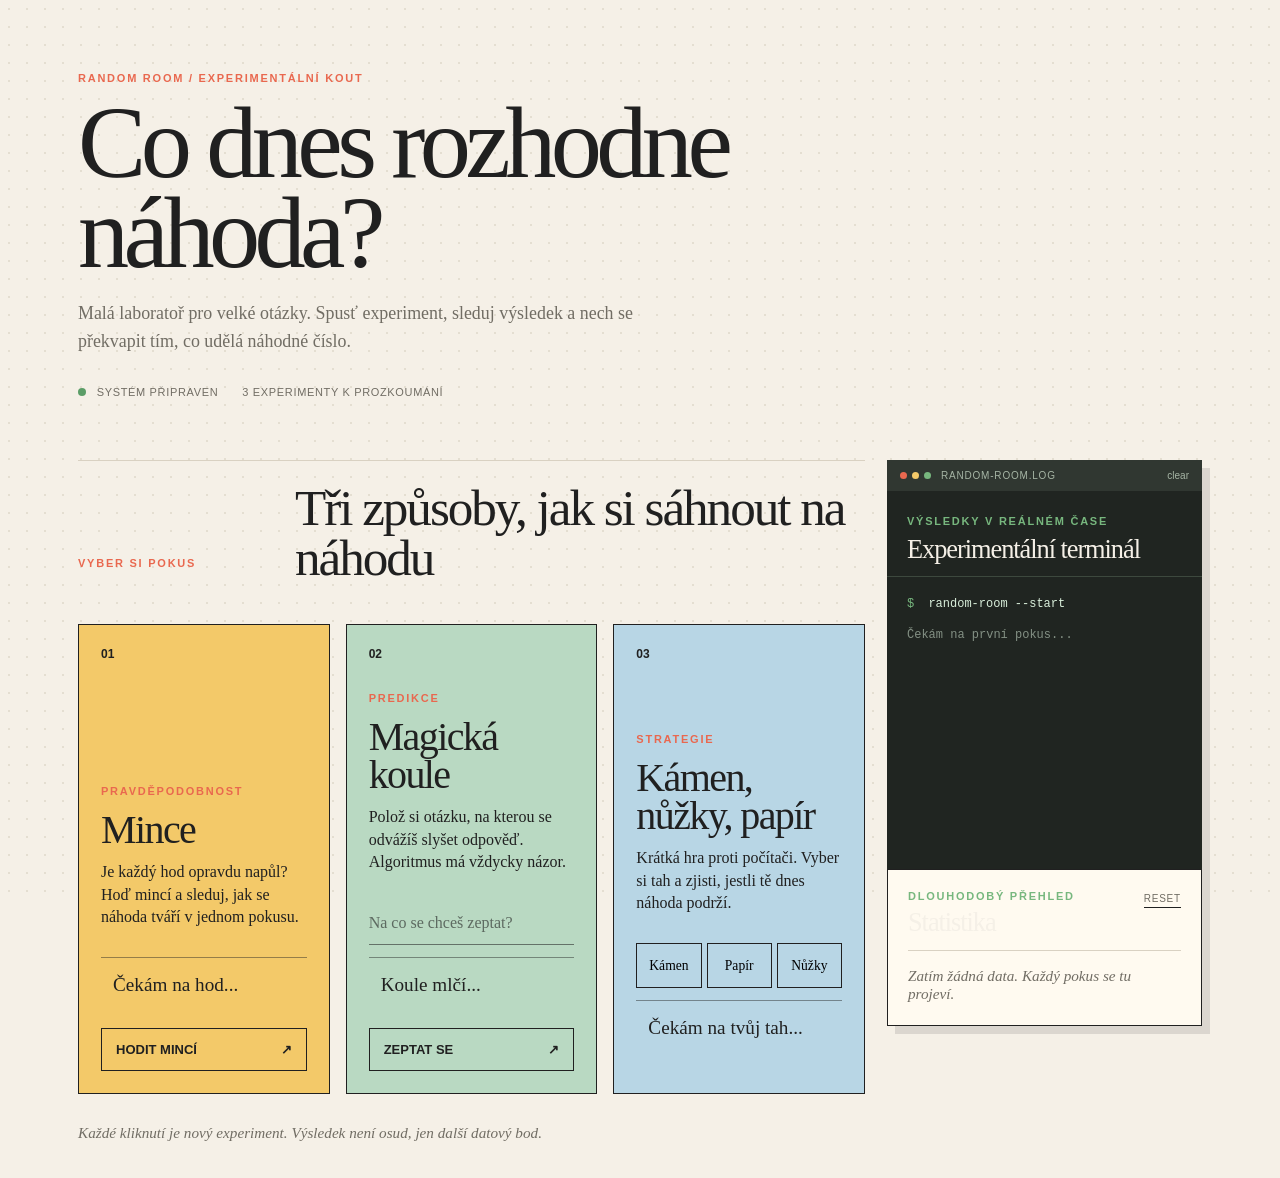
<file: randomroom1.html>
<!DOCTYPE html>
<html lang="cs">
<head>
    <meta charset="UTF-8">
    <meta name="viewport" content="width=device-width, initial-scale=1.0">
    <title>Random Room | Laboratoř náhody</title>
    <link rel="stylesheet" href="welcome.css">
</head>
<body>
    <main class="shell">
        <header class="hero">
            <p class="eyebrow">random room / experimentální kout</p>
            <h1>Co dnes rozhodne náhoda?</h1>
            <p class="intro">Malá laboratoř pro velké otázky. Spusť experiment, sleduj výsledek a nech se překvapit tím, co udělá náhodné číslo.</p>
            <div class="hero-meta">
                <span><i class="status-dot"></i> systém připraven</span>
                <span>3 experimenty k prozkoumání</span>
            </div>
        </header>

        <div class="lab-layout">
            <section class="experiments" aria-labelledby="experiment-heading">
                <div class="section-heading">
                    <p class="eyebrow">vyber si pokus</p>
                    <h2 id="experiment-heading">Tři způsoby, jak si sáhnout na náhodu</h2>
                </div>

                <article class="experiment-card coin-card">
                <div class="card-number">01</div>
                <div class="card-content">
                    <p class="card-label">pravděpodobnost</p>
                    <h3>Mince</h3>
                    <p>Je každý hod opravdu napůl? Hoď mincí a sleduj, jak se náhoda tváří v jednom pokusu.</p>
                    <div class="result" id="coin-result" aria-live="polite">Čekám na hod...</div>
                    <button class="action-button" id="flip-button" type="button">Hodit mincí <span aria-hidden="true">↗</span></button>
                </div>
                </article>

                <article class="experiment-card magic-card">
                <div class="card-number">02</div>
                <div class="card-content">
                    <p class="card-label">predikce</p>
                    <h3>Magická koule</h3>
                    <p>Polož si otázku, na kterou se odvážíš slyšet odpověď. Algoritmus má vždycky názor.</p>
                    <label class="sr-only" for="question-input">Tvoje otázka</label>
                    <input id="question-input" type="text" placeholder="Na co se chceš zeptat?" autocomplete="off">
                    <div class="result" id="magic-result" aria-live="polite">Koule mlčí...</div>
                    <button class="action-button" id="ask-button" type="button">Zeptat se <span aria-hidden="true">↗</span></button>
                </div>
                </article>

                <article class="experiment-card game-card">
                <div class="card-number">03</div>
                <div class="card-content">
                    <p class="card-label">strategie</p>
                    <h3>Kámen, nůžky, papír</h3>
                    <p>Krátká hra proti počítači. Vyber si tah a zjisti, jestli tě dnes náhoda podrží.</p>
                    <div class="choice-row" role="group" aria-label="Vyber tah">
                        <button class="choice-button" data-choice="0" type="button">Kámen</button>
                        <button class="choice-button" data-choice="1" type="button">Papír</button>
                        <button class="choice-button" data-choice="2" type="button">Nůžky</button>
                    </div>
                    <div class="result" id="game-result" aria-live="polite">Čekám na tvůj tah...</div>
                </div>
                </article>
            </section>

            <aside class="terminal" aria-labelledby="terminal-heading">
                <div class="terminal-topbar">
                    <div class="terminal-lights" aria-hidden="true"><i></i><i></i><i></i></div>
                    <span>random-room.log</span>
                    <button id="clear-terminal" type="button">clear</button>
                </div>
                <div class="terminal-heading">
                    <p class="eyebrow">výsledky v reálném čase</p>
                    <h2 id="terminal-heading">Experimentální terminál</h2>
                </div>
                <div class="terminal-output" id="terminal-output" role="log" aria-live="polite" aria-label="Historie výsledků">
                    <p><span class="terminal-prompt">$</span> random-room --start</p>
                    <p class="terminal-muted">Čekám na první pokus...</p>
                </div>
                <section class="statistics" aria-labelledby="statistics-heading">
                    <div class="statistics-heading">
                        <div>
                            <p class="eyebrow">dlouhodobý přehled</p>
                            <h2 id="statistics-heading">Statistika</h2>
                        </div>
                        <button id="clear-statistics" type="button">reset</button>
                    </div>
                    <div id="statistics-output" aria-live="polite"></div>
                </section>
            </aside>
        </div>

        <footer class="footer-note">Každé kliknutí je nový experiment. Výsledek není osud, jen další datový bod.</footer>
    </main>

    <script src="terminal.js" defer></script>
    <script src="statistics.js" defer></script>
    <script src="coinFlip.js" defer></script>
    <script src="magic8Ball.js" defer></script>
    <script src="rockPaperScissors.js" defer></script>
</body>
</html>
</file>
<file: welcome.css>
:root {
	--ink: #202020;
	--muted: #716d64;
	--paper: #f5f0e7;
	--line: #d9d1c2;
	--coral: #e9684f;
	--yellow: #f3c969;
	--mint: #b9d9c2;
	--blue: #b8d6e5;
}

* { box-sizing: border-box; }

body {
	margin: 0;
	color: var(--ink);
	background: var(--paper);
	font-family: Georgia, "Times New Roman", serif;
}

body::before {
	position: fixed;
	inset: 0;
	z-index: -1;
	content: "";
	opacity: .38;
	background-image: radial-gradient(#c9bfaf 1px, transparent 1px);
	background-size: 18px 18px;
}

.shell { max-width: 1180px; margin: 0 auto; padding: 44px 28px 36px; }
.hero { max-width: 780px; padding: 28px 0 62px; }
.eyebrow, .card-label { margin: 0 0 13px; color: var(--coral); font: 700 11px/1.2 Arial, sans-serif; letter-spacing: .16em; text-transform: uppercase; }
h1, h2, h3, p { margin-top: 0; }
h1 { max-width: 700px; margin-bottom: 22px; font-size: clamp(3.3rem, 8vw, 7.2rem); font-weight: 400; line-height: .88; letter-spacing: -.055em; }
.intro { max-width: 580px; color: var(--muted); font-size: 1.12rem; line-height: 1.55; }
.hero-meta { display: flex; gap: 24px; margin-top: 30px; color: var(--muted); font: 11px Arial, sans-serif; letter-spacing: .06em; text-transform: uppercase; }
.status-dot { display: inline-block; width: 8px; height: 8px; margin-right: 7px; border-radius: 50%; background: #5b9d67; }
.section-heading { display: flex; align-items: end; justify-content: space-between; gap: 24px; margin-bottom: 25px; border-top: 1px solid var(--line); padding-top: 22px; }
h2 { max-width: 570px; margin-bottom: 0; font-size: clamp(2rem, 4vw, 3.7rem); font-weight: 400; line-height: .98; letter-spacing: -.04em; }
.lab-layout { display: grid; grid-template-columns: minmax(0, 1fr) 315px; gap: 22px; align-items: start; }
.experiments { display: grid; grid-template-columns: repeat(3, 1fr); gap: 16px; }
.experiments .section-heading { grid-column: 1 / -1; }
.experiment-card { min-height: 470px; display: flex; flex-direction: column; padding: 22px; border: 1px solid var(--ink); }
.coin-card { background: var(--yellow); }
.magic-card { background: var(--mint); }
.game-card { background: var(--blue); }
.card-number { font: 700 12px Arial, sans-serif; }
.card-content { display: flex; flex: 1; flex-direction: column; justify-content: end; }
h3 { margin-bottom: 12px; font-size: 2.5rem; font-weight: 400; line-height: .95; letter-spacing: -.04em; }
.card-content > p:not(.card-label) { min-height: 75px; margin-bottom: 21px; font-size: 1rem; line-height: 1.4; }
.result { min-height: 57px; margin-bottom: 14px; padding: 16px 12px; border-top: 1px solid rgba(32,32,32,.45); font-size: 1.2rem; line-height: 1.1; }
.result-pop { animation: pop .3s ease-out; }
@keyframes pop { from { transform: translateY(8px); opacity: 0; } to { transform: translateY(0); opacity: 1; } }
button, input { font: inherit; }
button { cursor: pointer; }
.action-button { display: flex; align-items: center; justify-content: space-between; width: 100%; padding: 13px 14px; border: 1px solid var(--ink); color: var(--ink); background: transparent; font: 700 13px Arial, sans-serif; text-transform: uppercase; }
.action-button:hover, .choice-button:hover, .choice-button:focus-visible { background: var(--ink); color: var(--paper); }
input { width: 100%; margin-bottom: 12px; padding: 12px 0; border: 0; border-bottom: 1px solid rgba(32,32,32,.55); outline: 0; color: var(--ink); background: transparent; }
input::placeholder { color: rgba(32,32,32,.6); }
.choice-row { display: grid; grid-template-columns: repeat(3, 1fr); gap: 5px; margin-bottom: 12px; }
.choice-button { min-height: 45px; padding: 5px; border: 1px solid var(--ink); background: transparent; font-size: .85rem; }
.footer-note { margin-top: 30px; color: var(--muted); font-size: .95rem; font-style: italic; }
.sr-only { position: absolute; width: 1px; height: 1px; overflow: hidden; clip: rect(0, 0, 0, 0); }
.terminal { position: sticky; top: 22px; overflow: hidden; color: #d9efdb; background: #202521; box-shadow: 8px 8px 0 rgba(32,32,32,.12); }
.terminal-topbar { display: grid; grid-template-columns: auto 1fr auto; align-items: center; gap: 10px; padding: 10px 13px; color: #a5b4a4; background: #303731; font: 10px Arial, sans-serif; letter-spacing: .08em; text-transform: uppercase; }
.terminal-lights { display: flex; gap: 5px; }
.terminal-lights i { display: block; width: 7px; height: 7px; border-radius: 50%; background: #e9684f; }
.terminal-lights i:nth-child(2) { background: #f3c969; }
.terminal-lights i:nth-child(3) { background: #77b77e; }
.terminal-topbar button { padding: 0; border: 0; color: #a5b4a4; background: transparent; font: 10px Arial, sans-serif; cursor: pointer; }
.terminal-topbar button:hover { color: #fff; }
.terminal-heading { padding: 24px 20px 13px; border-bottom: 1px solid #3d493e; }
.terminal .eyebrow { margin-bottom: 9px; color: #77b77e; }
.terminal h2 { color: #f5f0e7; font-size: 1.65rem; }
.terminal-output { min-height: 270px; max-height: 390px; overflow: auto; padding: 18px 20px 24px; font: 12px/1.55 "SFMono-Regular", Consolas, monospace; }
.terminal-output p { margin: 0 0 12px; overflow-wrap: anywhere; }
.terminal-prompt { margin-right: 7px; color: #77b77e; }
.terminal-muted { color: #839084; }
.terminal-entry { color: #d9efdb; }
.terminal-entry time { display: block; margin-bottom: 2px; color: #839084; font-size: 10px; }
.statistics { margin-top: 22px; padding: 20px; border: 1px solid var(--ink); background: #fffaf0; box-shadow: 8px 8px 0 rgba(32,32,32,.12); }
.statistics-heading { display: flex; align-items: start; justify-content: space-between; gap: 12px; padding-bottom: 14px; border-bottom: 1px solid var(--line); }
.statistics .eyebrow { margin-bottom: 7px; }
.statistics h2 { font-size: 1.65rem; }
.statistics-heading button { padding: 3px 0; border: 0; border-bottom: 1px solid var(--ink); color: var(--muted); background: transparent; font: 10px Arial, sans-serif; letter-spacing: .08em; text-transform: uppercase; }
.statistics-heading button:hover { color: var(--coral); border-color: var(--coral); }
.stat-group { padding: 14px 0 3px; border-bottom: 1px solid var(--line); }
.stat-group:last-child { border-bottom: 0; }
.stat-group-title { display: flex; justify-content: space-between; gap: 10px; margin-bottom: 8px; font: 700 11px Arial, sans-serif; letter-spacing: .08em; text-transform: uppercase; }
.stat-total { color: var(--muted); font-weight: 400; }
.stat-row { display: grid; grid-template-columns: minmax(0, 1fr) auto; gap: 8px; margin: 7px 0; font: 12px/1.2 Arial, sans-serif; }
.stat-label { overflow-wrap: anywhere; }
.stat-value { color: var(--muted); white-space: nowrap; }
.stat-bar { grid-column: 1 / -1; height: 4px; background: var(--line); }
.stat-bar span { display: block; height: 100%; background: var(--coral); transition: width .3s ease; }
.statistics-empty { margin: 16px 0 2px; color: var(--muted); font-size: .95rem; font-style: italic; }

@media (max-width: 800px) {
	.shell { padding: 25px 18px; }
	.hero { padding-bottom: 45px; }
	.hero-meta { flex-direction: column; gap: 10px; }
	.section-heading { display: block; }
	.section-heading .eyebrow { margin-bottom: 15px; }
	.experiments { grid-template-columns: 1fr; }
	.experiment-card { min-height: 390px; }
	.lab-layout { grid-template-columns: 1fr; }
	.terminal { position: static; }
	.statistics { margin-bottom: 8px; }
}
</file>
